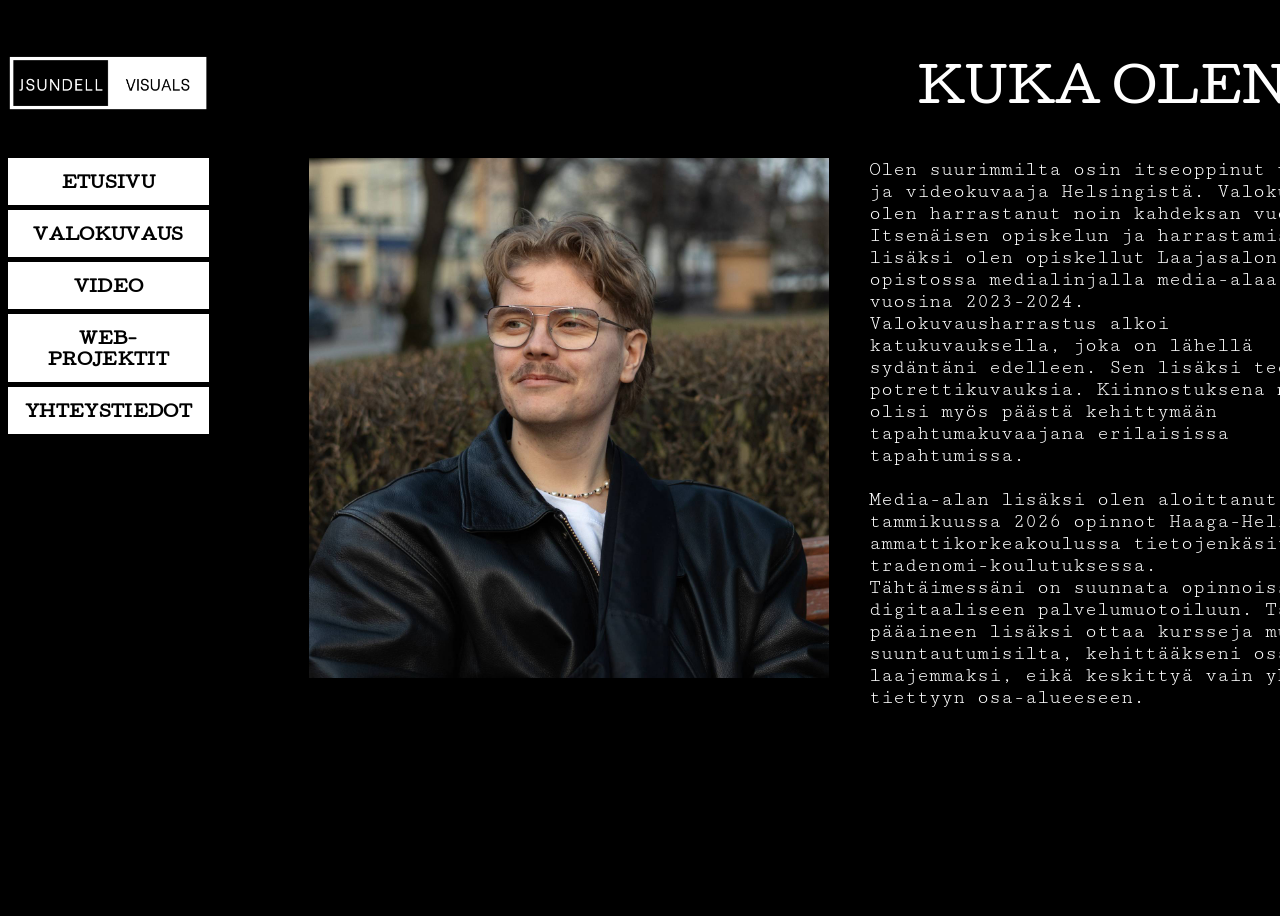
<file: index.html>
<!DOCTYPE html>
<html lang="fi">

<head>
    <meta charset="utf-8">
    <meta name="viewport" content="width=device-width, initial-scale=1">
    <link href="index.css" rel="stylesheet">
    <link rel="preconnect" href="https://fonts.googleapis.com">
    <link rel="preconnect" href="https://fonts.gstatic.com" crossorigin>
    <link href="https://fonts.googleapis.com/css2?family=Cutive&display=swap" rel="stylesheet">
    <link rel="preconnect" href="https://fonts.googleapis.com">
    <link rel="preconnect" href="https://fonts.gstatic.com" crossorigin>
    <link href="https://fonts.googleapis.com/css2?family=Cutive+Mono&display=swap" rel="stylesheet">

    <title> Jesse Sundell portfolio</title>


</head>

<body>
    <main>
        <div class="parent"> 
            <header>
                    <img src="JSundell.png" alt="logo">
            </header>      
                <figure>
                   <img src="minä.jpg" alt="kuva minusta" id="minä">
                   
                </figure>

                <button class="menu-toggle" aria-label="Avaa valikko">☰</button>

                <nav class="side-nav" aria-label="Päänavigaatio">
                <ul>
                <li><a class="btn" href="index.html">ETUSIVU</a></li>
                <li><a class="btn" href="valokuvaus.html">VALOKUVAUS</a></li>
                <li><a class="btn" href="video.html">VIDEO</a></li>
                <li><a class="btn" href="web-projektit.html">WEB-PROJEKTIT</a></li>
                <li><a class="btn" href="yhteystiedot.html">YHTEYSTIEDOT</a></li>
                </ul>
                </nav>

                <h2>KUKA OLEN?</h2>
                    <p>
                        Olen suurimmilta osin itseoppinut valo- ja videokuvaaja Helsingistä. Valokuvausta olen harrastanut noin kahdeksan vuotta.
                        Itsenäisen opiskelun ja harrastamisen lisäksi olen opiskellut Laajasalon opistossa medialinjalla media-alaa 
                        vuosina 2023-2024. <br>
                        Valokuvausharrastus alkoi katukuvauksella, joka on lähellä sydäntäni edelleen. Sen lisäksi teen potrettikuvauksia.
                        Kiinnostuksena minulla olisi myös päästä kehittymään tapahtumakuvaajana erilaisissa tapahtumissa.
                    <br><br>
                        Media-alan lisäksi olen aloittanut tammikuussa 2026 opinnot Haaga-Helian ammattikorkeakoulussa
                        tietojenkäsittelyn tradenomi-koulutuksessa. <br>
                        Tähtäimessäni on suunnata opinnoissa digitaaliseen palvelumuotoiluun. Tämän pääaineen lisäksi ottaa kursseja
                        muilta suuntautumisilta, kehittääkseni osaamista laajemmaksi, eikä keskittyä vain yhteen tiettyyn osa-alueeseen.
                    </p>
        </div> 
    </main>
        <script>
        const menuToggle = document.querySelector(".menu-toggle");
        const nav = document.querySelector(".side-nav");

        menuToggle.addEventListener("click", () => {
        nav.classList.toggle("active");
        });
        </script>
    </body>
</html>
</file>
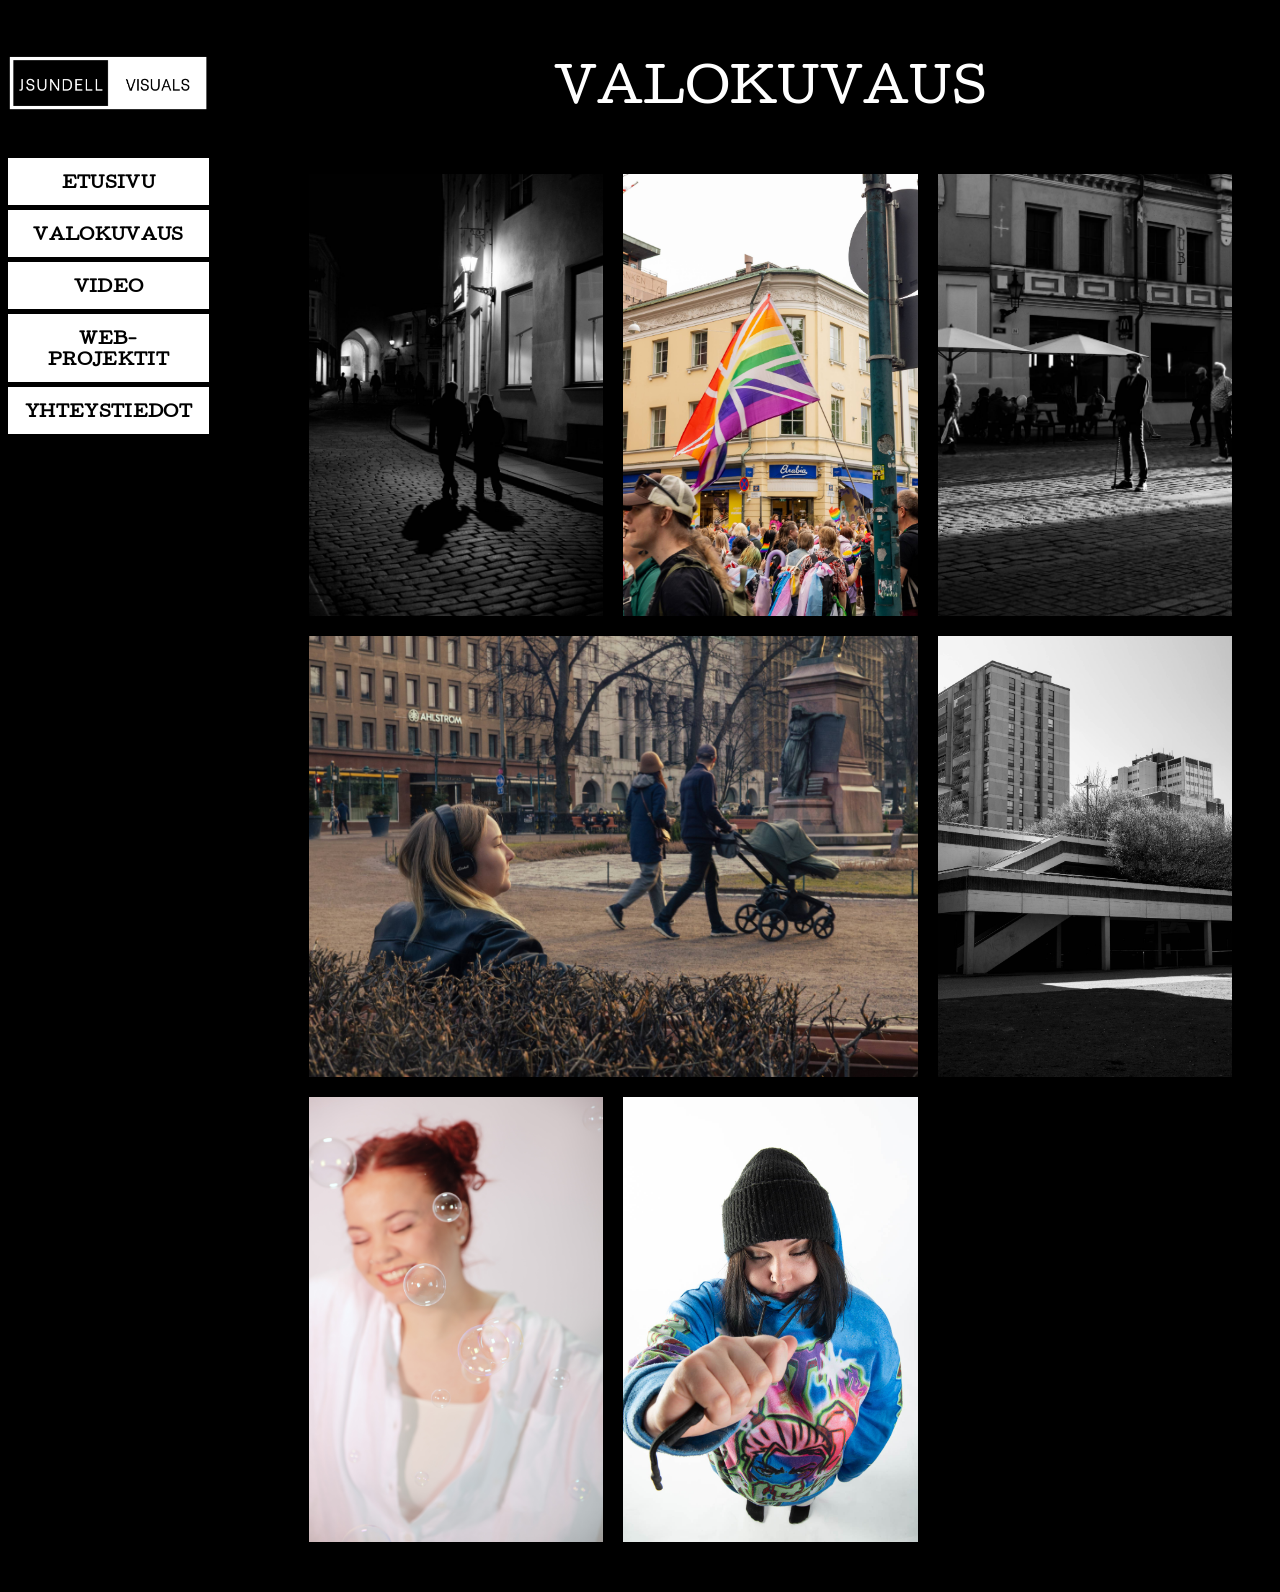
<file: valokuvaus.html>
<!DOCTYPE html>
<html lang="fi">

<head>
    <meta charset="utf-8">
    <meta name="viewport" content="width=device-width, initial-scale=1">
    <link href="Valokuvaus.css" rel="stylesheet">
    <link rel="preconnect" href="https://fonts.googleapis.com">
    <link rel="preconnect" href="https://fonts.gstatic.com" crossorigin>
    <link href="https://fonts.googleapis.com/css2?family=Cutive&display=swap" rel="stylesheet">
    <link rel="preconnect" href="https://fonts.googleapis.com">
    <link rel="preconnect" href="https://fonts.gstatic.com" crossorigin>
    <link href="https://fonts.googleapis.com/css2?family=Cutive+Mono&display=swap" rel="stylesheet">

    <title> Valokuvaus</title>


</head>
<body>
    <main>
        <div class="parent"> 
            <header>
                    <img src="JSundell.png" alt="logo">
            </header>      
                    <figure class="gallery">
                    <img src="Tallinna2.jpg" alt="" data-full="Tallinna2.jpg">
                    <img src="Pride 2025-1.jpg" alt="" data-full="Pride 2025-1.jpg">
                    <img src="Tallinna.jpg" alt="" data-full="Tallinna.jpg">
                    <img src="Lyhytelokuva-1.jpg" alt="" class="landscape" data-full="Lyhytelokuva-1.jpg">
                    <img src="Linjoja.jpg" alt="" data-full="Linjoja.jpg">
                    <img src="Omppu_Saipkup2.jpg" alt="" data-full="Omppu_Saipkup2.jpg">
                    <img src="Jerusa synttäri kuvat-432.jpg" alt="" data-full="Jerusa synttäri kuvat-432.jpg">

                    </figure>


                <button class="menu-toggle" aria-label="Avaa valikko">☰</button>

                <nav class="side-nav" aria-label="Päänavigaatio">
                <ul>
                <li><a class="btn" href="index.html">ETUSIVU</a></li>
                <li><a class="btn" href="valokuvaus.html">VALOKUVAUS</a></li>
                <li><a class="btn" href="video.html">VIDEO</a></li>
                <li><a class="btn" href="web-projektit.html">WEB-PROJEKTIT</a></li>
                <li><a class="btn" href="yhteystiedot.html">YHTEYSTIEDOT</a></li>
                </ul>
                </nav>

                <h2>VALOKUVAUS</h2>

        </div> 
    </main>
        <script>
        const menuToggle = document.querySelector(".menu-toggle");
        const nav = document.querySelector(".side-nav");

        menuToggle.addEventListener("click", () => {
        nav.classList.toggle("active");
        });
        </script>
    </body>
</html>
</file>
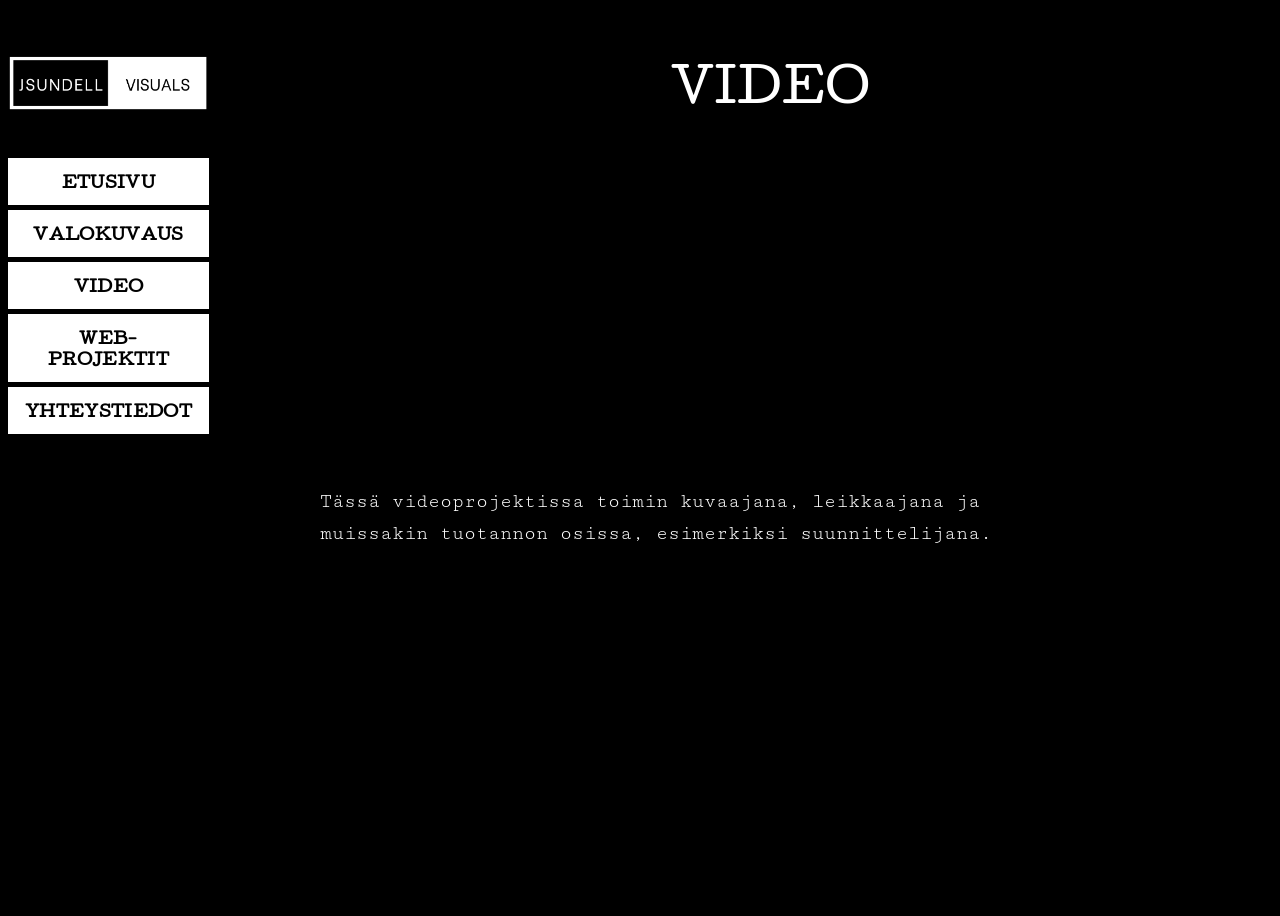
<file: video.html>
<!DOCTYPE html>
<html lang="fi">

<head>
    <meta charset="utf-8">
    <meta name="viewport" content="width=device-width, initial-scale=1">
    <link href="video.css" rel="stylesheet">
    <link rel="preconnect" href="https://fonts.googleapis.com">
    <link rel="preconnect" href="https://fonts.gstatic.com" crossorigin>
    <link href="https://fonts.googleapis.com/css2?family=Cutive&display=swap" rel="stylesheet">
    <link rel="preconnect" href="https://fonts.googleapis.com">
    <link rel="preconnect" href="https://fonts.gstatic.com" crossorigin>
    <link href="https://fonts.googleapis.com/css2?family=Cutive+Mono&display=swap" rel="stylesheet">

    <title> Video</title>


</head>
<body>
    <main>
        <div class="parent"> 
            <header>
                    <img src="JSundell.png" alt="logo">
            </header>      
            <div class="video-container">
                <iframe width="560" 
                    height="315" 
                    src="https://www.youtube.com/embed/uVn225BDk5c?si=cAq7KICIrM-YSdqX" 
                    title="YouTube video player" 
                    frameborder="0" 
                    allow="accelerometer; autoplay; clipboard-write; encrypted-media; gyroscope; picture-in-picture; web-share" 
                    referrerpolicy="strict-origin-when-cross-origin" 
                    allowfullscreen>
                </iframe>

                <p>Tässä videoprojektissa toimin kuvaajana, 
                leikkaajana ja muissakin tuotannon osissa, esimerkiksi suunnittelijana. </p>

            </div>
                <button class="menu-toggle" aria-label="Avaa valikko">☰</button>

                <nav class="side-nav" aria-label="Päänavigaatio">
                <ul>
                <li><a class="btn" href="index.html">ETUSIVU</a></li>
                <li><a class="btn" href="valokuvaus.html">VALOKUVAUS</a></li>
                <li><a class="btn" href="video.html">VIDEO</a></li>
                <li><a class="btn" href="web-projektit.html">WEB-PROJEKTIT</a></li>
                <li><a class="btn" href="yhteystiedot.html">YHTEYSTIEDOT</a></li>
                </ul>
                </nav>

                <h2>VIDEO</h2>
                

        </div> 
    </main>
        <script>
        const menuToggle = document.querySelector(".menu-toggle");
        const nav = document.querySelector(".side-nav");

        menuToggle.addEventListener("click", () => {
        nav.classList.toggle("active");
        });
        </script>
    </body>
</html>
</file>
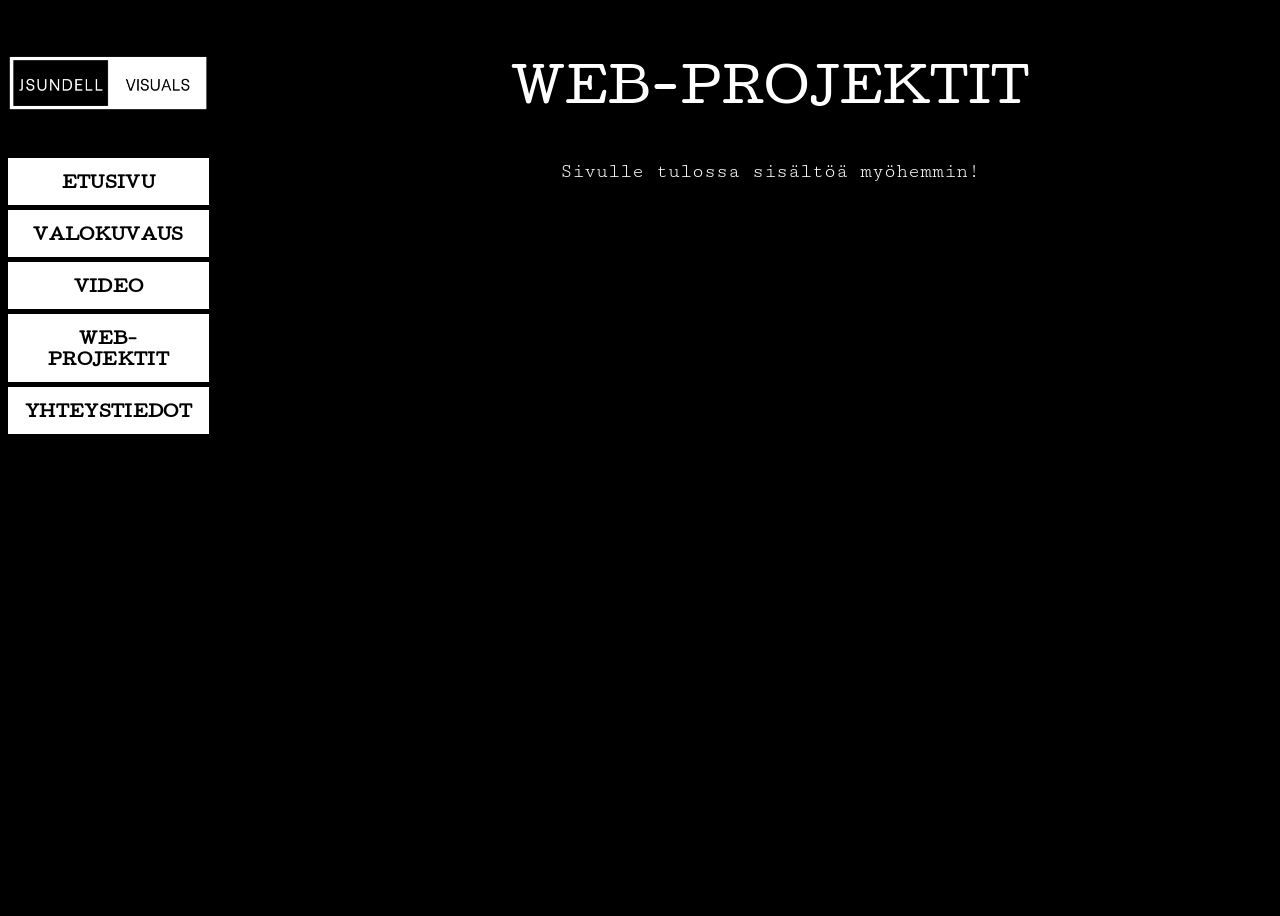
<file: web-projektit.html>
<!DOCTYPE html>
<html lang="fi">

<head>
    <meta charset="utf-8">
    <meta name="viewport" content="width=device-width, initial-scale=1">
    <link href="web-projektit.css" rel="stylesheet">
    <link rel="preconnect" href="https://fonts.googleapis.com">
    <link rel="preconnect" href="https://fonts.gstatic.com" crossorigin>
    <link href="https://fonts.googleapis.com/css2?family=Cutive&display=swap" rel="stylesheet">
    <link rel="preconnect" href="https://fonts.googleapis.com">
    <link rel="preconnect" href="https://fonts.gstatic.com" crossorigin>
    <link href="https://fonts.googleapis.com/css2?family=Cutive+Mono&display=swap" rel="stylesheet">

    <title> Web-Projektit</title>


</head>
<body>
    <main>
        <div class="parent"> 
            <header>
                    <img src="JSundell.png" alt="logo">
            </header>       
                <figure>

                </figure>

                <button class="menu-toggle" aria-label="Avaa valikko">☰</button>

                <nav class="side-nav" aria-label="Päänavigaatio">
                <ul>
                <li><a class="btn" href="index.html">ETUSIVU</a></li>
                <li><a class="btn" href="valokuvaus.html">VALOKUVAUS</a></li>
                <li><a class="btn" href="video.html">VIDEO</a></li>
                <li><a class="btn" href="#web-projektit.html">WEB-PROJEKTIT</a></li>
                <li><a class="btn" href="yhteystiedot.html">YHTEYSTIEDOT</a></li>
                </ul>
                </nav>

                <h2>WEB-PROJEKTIT</h2>
                <p>Sivulle tulossa sisältöä myöhemmin!</p>

        </div> 
    </main>
        <script>
        const menuToggle = document.querySelector(".menu-toggle");
        const nav = document.querySelector(".side-nav");

        menuToggle.addEventListener("click", () => {
        nav.classList.toggle("active");
        });
        </script>
    </body>
</html>
</file>
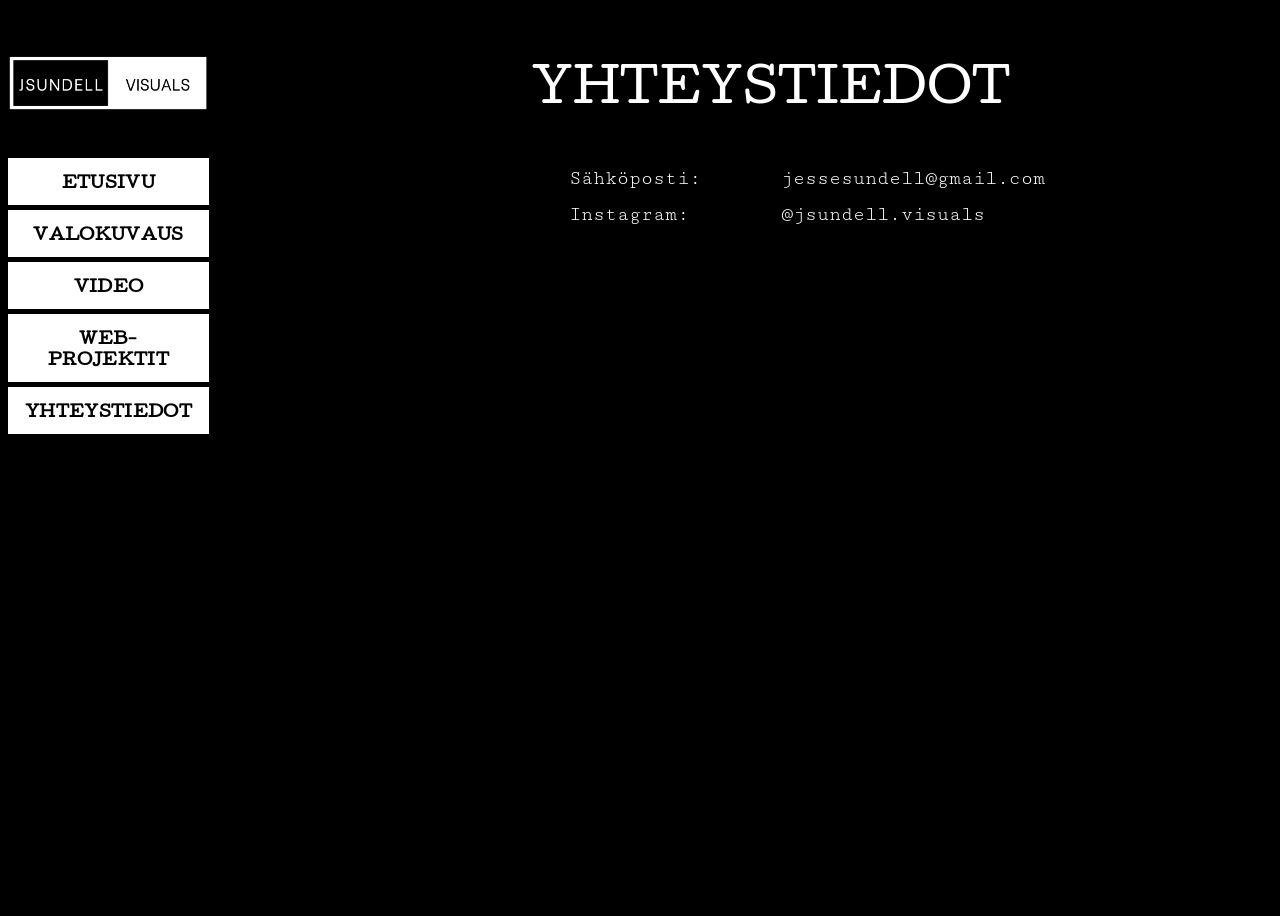
<file: yhteystiedot.html>
<!DOCTYPE html>
<html lang="fi">

<head>
    <meta charset="utf-8">
    <meta name="viewport" content="width=device-width, initial-scale=1">
    <link href="yhteystiedot.css" rel="stylesheet">
    <link rel="preconnect" href="https://fonts.googleapis.com">
    <link rel="preconnect" href="https://fonts.gstatic.com" crossorigin>
    <link href="https://fonts.googleapis.com/css2?family=Cutive&display=swap" rel="stylesheet">
    <link rel="preconnect" href="https://fonts.googleapis.com">
    <link rel="preconnect" href="https://fonts.gstatic.com" crossorigin>
    <link href="https://fonts.googleapis.com/css2?family=Cutive+Mono&display=swap" rel="stylesheet">

    <title> Yhteystiedot</title>


</head>
<body>
    <main>
        <div class="parent"> 
            <header>
                    <img src="JSundell.png" alt="logo">
            </header>      
                <figure>

                </figure>

                <button class="menu-toggle" aria-label="Avaa valikko">☰</button>

                <nav class="side-nav" aria-label="Päänavigaatio">
                <ul>
                <li><a class="btn" href="index.html">ETUSIVU</a></li>
                <li><a class="btn" href="valokuvaus.html">VALOKUVAUS</a></li>
                <li><a class="btn" href="video.html">VIDEO</a></li>
                <li><a class="btn" href="web-projektit.html">WEB-PROJEKTIT</a></li>
                <li><a class="btn" href="yhteystiedot.html">YHTEYSTIEDOT</a></li>
                </ul>
                </nav>

                <h2>YHTEYSTIEDOT</h2>
                    <p>
                    <span class="yhteystiedot">Sähköposti:</span>
                    <a href="mailto:jessesundell@gmail.com">jessesundell@gmail.com</a>
                    <br>
                    <span class="yhteystiedot">Instagram:</span>
                    <a href="https://www.instagram.com/jsundell.visuals/" target="_blank">@jsundell.visuals</a>
                    </p>



        </div> 
    </main>
        <script>
        const menuToggle = document.querySelector(".menu-toggle");
        const nav = document.querySelector(".side-nav");

        menuToggle.addEventListener("click", () => {
        nav.classList.toggle("active");
        });
        </script>
    </body>
</html>
</file>
<file: index.css>
body {
    background-color: rgb(0, 0, 0);
    color: white;
}


.parent {
  display: grid;
  height: 100vh;
  max-width: 1400px;
  margin: 0 auto;

  grid-template-columns:
    1fr
    60px
    600px
    500px
    1fr;

  grid-template-rows:
    150px
    1fr
    100px;
}

figure {
    grid-column: 3 / 4;   /* SARAKKEESEEN 3 */
    grid-row: 2 / 3;      /* RIVILLE 2 */
    margin-top: 0px;
    display: flex;
    justify-content: center;
    align-items: start;
}

header {
    grid-column: 1 / 2;
    grid-row: 1 / 2;
    display: flex;
    justify-content: center;
    align-items: center;
}
header img {
  max-width: 200px;
  height: auto;
}

.menu-toggle {
  display: none;
  font-size: 30px;
  background: none;
  border: none;
  color: white;
  cursor: pointer;
}

.side-nav {
  grid-column: 1 / 2;
  grid-row: 2 / 3;
  align-self: start;
}

.side-nav ul {
  list-style: none;
  margin: 0;
  padding: 0;

  display: flex;
  flex-direction: column;
  gap: 5px;
  max-width: 280px;
}

.side-nav .btn {
  display: block;
  background: #ffffff;
  color: #000000;
  text-decoration: none;
  border: 1px solid #ffffff;
  border-radius: 0px;
  padding: 12px 16px;
  font-family: "Cutive", serif;
  text-align: center;
  font-weight: 700;
  letter-spacing: 0.02em;
  transition: transform 0.12s ease, box-shadow 0.12s ease, background-color 0.12s ease, color 0.12s ease;
}

.side-nav .btn:hover,
.side-nav .btn:focus-visible {
  transform: translateY(-1px);
  box-shadow: 0 6px 16px rgba(255, 255, 255, 0.15);
  outline: none;
}

h2 {
    grid-column: 4 / 5;
    grid-row: 1 / 2;
    display: flex;
    justify-content: center;
    align-items: center;
    font-family: "Cutive", serif;
    font-weight: 400;
    font-size: 35pt;    
}

#minä {
  width: 100%;
  height: auto;
}


p {
    grid-column: 4 / 5;
    grid-row: 2 / 3;
    text-align: start;
    margin-top: 0px;
    font-family: "Cutive Mono", monospace;
    font-weight: 400;
    font-size: 15pt;
  }

@media (max-width: 768px) {

  .parent {
    display: flex;
    flex-direction: column;
    align-items: center;
    gap: 24px;
    padding: 20px;
  }

  header { order: 1; }
  .menu-toggle { 
    display: block;
    order: 2;
  }

  .side-nav { 
    order: 3;
    display: none;   /* NAV PIILOSSA */
    width: 100%;
  }

  .side-nav.active {
    display: flex;   /* NÄKYVÄ KUN HAMBURGERIA KLIKATAAN */
    justify-content: center;
  }

  h2 { order: 4; }
  figure { order: 5; }
  p { order: 6; }

.side-nav ul {
  display: flex;
  flex-direction: column;
  align-items: center;
}

.side-nav .btn {
  width: 260px;   /* sama leveys kaikille */
}

  h2 {
    text-align: center;
  }

  figure {
    margin: 0;
  }

  #minä {
    width: 100%;
    max-width: 90vw;
    height: auto;
    display: block;
  }

}
</file>
<file: Valokuvaus.css>
body {
    background-color: rgb(0, 0, 0);
    color: white;
}


.parent {
  display: grid;
  height: 100vh;
  max-width: 1400px;
  margin: 0 auto;

  grid-template-columns:
    1fr
    60px
    minmax(0, 1100px)
    1fr;

  grid-template-rows:
    150px
    1fr
    100px;
}


header {
    grid-column: 1 / 2;
    grid-row: 1 / 2;
    display: flex;
    justify-content: center;
    align-items: center;
}
header img {
  max-width: 200px;
  height: auto;
}

.gallery {
  grid-column: 3 / 4;
  grid-row: 2 / 3;

  display: grid;
  grid-template-columns: repeat(3, 1fr);
  gap: 20px;
  padding-bottom: 50px;  
}
.gallery img {
  width: 100%;
  height: 100%;
  object-fit: cover;
}
.landscape {
  grid-column: span 2;
}


.menu-toggle {
  display: none;
  font-size: 30px;
  background: none;
  border: none;
  color: white;
  cursor: pointer;
}

.side-nav {
  grid-column: 1 / 2;
  grid-row: 2 / 3;
  align-self: start;
}

.side-nav ul {
  list-style: none;
  margin: 0;
  padding: 0;

  display: flex;
  flex-direction: column;
  gap: 5px;
  max-width: 280px;
}

.side-nav .btn {
  display: block;
  background: #ffffff;
  color: #000000;
  text-decoration: none;
  border: 1px solid #ffffff;
  border-radius: 0px;
  padding: 12px 16px;
  font-family: "Cutive", serif;
  text-align: center;
  font-weight: 700;
  letter-spacing: 0.02em;
  transition: transform 0.12s ease, box-shadow 0.12s ease, background-color 0.12s ease, color 0.12s ease;
}

.side-nav .btn:hover,
.side-nav .btn:focus-visible {
  transform: translateY(-1px);
  box-shadow: 0 6px 16px rgba(255, 255, 255, 0.15);
  outline: none;
}

h2 {
    grid-column: 3 / 4;
    grid-row: 1 / 2;
    display: flex;
    justify-content: center;
    align-items: center;
    font-family: "Cutive", serif;
    font-weight: 400;
    font-size: 35pt;    
}

p {
    grid-column: 4 / 5;
    grid-row: 2 / 3;
    text-align: left;
    margin-top: 2px;
    font-family: "Cutive Mono", monospace;
    font-weight: 400;
    font-size: 15pt;
  }


@media (max-width: 768px) {

  .parent {
    display: flex;
    flex-direction: column;
    align-items: center;
    gap: 24px;
    padding: 20px;
  }

  header { order: 1; }
  
  .menu-toggle { 
    display: block;
    order: 2;
  }

  .side-nav { 
    order: 3;
    display: none;   /* NAV PIILOSSA */
    width: 100%;
  }

  .side-nav.active {
    display: flex;   /* NÄKYVÄ KUN HAMBURGERIA KLIKATAAN */
    justify-content: center;
  }

  h2 { order: 4; }
  figure { order: 5; }
  p { order: 6; }

.side-nav ul {
  display: flex;
  flex-direction: column;
  align-items: center;
}

.side-nav .btn {
  width: 260px;   /* sama leveys kaikille */
}

  h2 {
    text-align: center;
  }

  figure {
    margin: 0;
  }

  #minä {
    width: 100%;
    max-width: 90vw;
    height: auto;
    display: block;
  }

}
</file>
<file: video.css>
body {
    background-color: rgb(0, 0, 0);
    color: white;
}


.parent {
  display: grid;
  min-height: 100vh;
  max-width: 1400px;
  margin: 0 auto;

  grid-template-columns:
    1fr
    60px
    minmax(0, 1100px)
    1fr;

  grid-template-rows:
    150px
    auto
    auto
    100px;
}


header {
    grid-column: 1 / 2;
    grid-row: 1 / 2;
    display: flex;
    justify-content: center;
    align-items: center;
}
header img {
  max-width: 200px;
  height: auto;
}

.menu-toggle {
  display: none;
  font-size: 30px;
  background: none;
  border: none;
  color: white;
  cursor: pointer;
}

.side-nav {
  grid-column: 1 / 2;
  grid-row: 2 / 3;
  align-self: start;
}

.side-nav ul {
  list-style: none;
  margin: 0;
  padding: 0;

  display: flex;
  flex-direction: column;
  gap: 5px;
  max-width: 280px;
}

.side-nav .btn {
  display: block;
  background: #ffffff;
  color: #000000;
  text-decoration: none;
  border: 1px solid #ffffff;
  border-radius: 0px;
  padding: 12px 16px;
  font-family: "Cutive", serif;
  text-align: center;
  font-weight: 700;
  letter-spacing: 0.02em;
  transition: transform 0.12s ease, box-shadow 0.12s ease, background-color 0.12s ease, color 0.12s ease;
}

.side-nav .btn:hover,
.side-nav .btn:focus-visible {
  transform: translateY(-1px);
  box-shadow: 0 6px 16px rgba(255, 255, 255, 0.15);
  outline: none;
}

h2 {
    grid-column: 3 / 4;
    grid-row: 1 / 2;
    display: flex;
    justify-content: center;
    align-items: center;
    font-family: "Cutive", serif;
    font-weight: 400;
    font-size: 35pt;    
}

.video-container {
  grid-column: 3 / 4;
  grid-row: 2 / 3;

  width: 100%;
  max-width: 900px;
  justify-self: center;
  margin-bottom: 0;
}

.video-container iframe {
  width: 100%;
  aspect-ratio: 16 / 9;
  border: none;
}

.video-container p {
  margin-top: 8px;
  max-width: 700px;
  font-family: "Cutive Mono", monospace;
  font-size: 15pt;
  line-height: 1.6;
}


@media (max-width: 768px) {

  .parent {
    display: flex;
    flex-direction: column;
    align-items: center;
    gap: 24px;
    padding: 20px;
  }

  header { order: 1; }
  .menu-toggle { 
    display: block;
    order: 2;
  }

  .side-nav { 
    order: 3;
    display: none;   /* NAV PIILOSSA */
    width: 100%;
  }

  .side-nav.active {
    display: flex;   /* NÄKYVÄ KUN HAMBURGERIA KLIKATAAN */
    justify-content: center;
  }

  h2 { order: 4; }
  p { order: 6; }

.side-nav ul {
  display: flex;
  flex-direction: column;
  align-items: center;
}

.side-nav .btn {
  width: 260px;   /* sama leveys kaikille */
}

  h2 {
    text-align: center;
  }

.video-container {
  order: 5;
  width: 100%;
  max-width: 900px;
}

  figure {
    margin: 0;
  }

  #minä {
    width: 100%;
    max-width: 90vw;
    height: auto;
    display: block;
  }


}
</file>
<file: web-projektit.css>
body {
    background-color: rgb(0, 0, 0);
    color: white;
}


.parent {
  display: grid;
  height: 100vh;
  max-width: 1400px;
  margin: 0 auto;

  grid-template-columns:
    1fr
    60px
    minmax(0, 1100px)
    1fr;

  grid-template-rows:
    150px
    1fr
    100px;
}


header {
    grid-column: 1 / 2;
    grid-row: 1 / 2;
    display: flex;
    justify-content: center;
    align-items: center;
}
header img {
  max-width: 200px;
  height: auto;
}

.menu-toggle {
  display: none;
  font-size: 30px;
  background: none;
  border: none;
  color: white;
  cursor: pointer;
}

.side-nav {
  grid-column: 1 / 2;
  grid-row: 2 / 3;
  align-self: start;
}

.side-nav ul {
  list-style: none;
  margin: 0;
  padding: 0;

  display: flex;
  flex-direction: column;
  gap: 5px;
  max-width: 280px;
}

.side-nav .btn {
  display: block;
  background: #ffffff;
  color: #000000;
  text-decoration: none;
  border: 1px solid #ffffff;
  border-radius: 0px;
  padding: 12px 16px;
  font-family: "Cutive", serif;
  text-align: center;
  font-weight: 700;
  letter-spacing: 0.02em;
  transition: transform 0.12s ease, box-shadow 0.12s ease, background-color 0.12s ease, color 0.12s ease;
}

.side-nav .btn:hover,
.side-nav .btn:focus-visible {
  transform: translateY(-1px);
  box-shadow: 0 6px 16px rgba(255, 255, 255, 0.15);
  outline: none;
}

h2 {
    grid-column: 3 / 4;
    grid-row: 1 / 2;
    display: flex;
    justify-content: center;
    align-items: center;
    font-family: "Cutive", serif;
    font-weight: 400;
    font-size: 35pt;    
}

p {
    grid-column: 3 / 4;
    grid-row: 2 / 3;
    text-align: center;
    margin-top: 2px;
    font-family: "Cutive Mono", monospace;
    font-weight: 400;
    font-size: 15pt;
  }


@media (max-width: 768px) {

  .parent {
    display: flex;
    flex-direction: column;
    align-items: center;
    gap: 24px;
    padding: 20px;
  }

  header { order: 1; }
  .menu-toggle { 
    display: block;
    order: 2;
  }

  .side-nav { 
    order: 3;
    display: none;   /* NAV PIILOSSA */
    width: 100%;
  }

  .side-nav.active {
    display: flex;   /* NÄKYVÄ KUN HAMBURGERIA KLIKATAAN */
    justify-content: center;
  }

  h2 { order: 4; }
  figure { order: 5; }
  p { order: 6; }

.side-nav ul {
  display: flex;
  flex-direction: column;
  align-items: center;
}

.side-nav .btn {
  width: 260px;   /* sama leveys kaikille */
}

  h2 {
    text-align: center;
  }

  figure {
    margin: 0;
  }

  #minä {
    width: 100%;
    max-width: 90vw;
    height: auto;
    display: block;
  }

}
</file>
<file: yhteystiedot.css>
body {
    background-color: rgb(0, 0, 0);
    color: white;
}


.parent {
  display: grid;
  height: 100vh;
  max-width: 1400px;
  margin: 0 auto;

  grid-template-columns:
    1fr
    60px
    minmax(0, 1100px)
    1fr;

  grid-template-rows:
    150px
    1fr
    100px;
}

.menu-toggle {
  display: none;
  font-size: 30px;
  background: none;
  border: none;
  color: white;
  cursor: pointer;
}

header {
    grid-column: 1 / 2;
    grid-row: 1 / 2;
    display: flex;
    justify-content: center;
    align-items: center;
}
header img {
  max-width: 200px;
  height: auto;
}

.side-nav {
  grid-column: 1 / 2;
  grid-row: 2 / 3;
  align-self: start;
}

.side-nav ul {
  list-style: none;
  margin: 0;
  padding: 0;

  display: flex;
  flex-direction: column;
  gap: 5px;
  max-width: 280px;
}

.side-nav .btn {
  display: block;
  background: #ffffff;
  color: #000000;
  text-decoration: none;
  border: 1px solid #ffffff;
  border-radius: 0px;
  padding: 12px 16px;
  font-family: "Cutive", serif;
  text-align: center;
  font-weight: 700;
  letter-spacing: 0.02em;
  transition: transform 0.12s ease, box-shadow 0.12s ease, background-color 0.12s ease, color 0.12s ease;
}

.side-nav .btn:hover,
.side-nav .btn:focus-visible {
  transform: translateY(-1px);
  box-shadow: 0 6px 16px rgba(255, 255, 255, 0.15);
  outline: none;
}

h2 {
    grid-column: 3 / 4;
    grid-row: 1 / 2;
    display: flex;
    justify-content: center;
    align-items: center;
    font-family: "Cutive", serif;
    font-weight: 400;
    font-size: 35pt;    
}

p {
    grid-column: 3 / 4;
    grid-row: 2 / 3;
    text-align: left;
    margin-top: 2px;
    margin-left: 300px;
    font-family: "Cutive Mono", monospace;
    font-weight: 400;
    font-size: 15pt;
    line-height: 1.8;
  }
.yhteystiedot{
  display: inline-block;
  width: 200px;
}
p a {
  color: white;
  text-decoration: none;
}

p a:hover {
  text-decoration: underline;
}

@media (max-width: 768px) {

  .parent {
    display: flex;
    flex-direction: column;
    align-items: center;
    gap: 24px;
    padding: 20px;
  }

  header { order: 1; }
  .menu-toggle { 
    display: block;
    order: 2;
  }

  .side-nav { 
    order: 3;
    display: none;   /* NAV PIILOSSA */
    width: 100%;
  }

  .side-nav.active {
    display: flex;   /* NÄKYVÄ KUN HAMBURGERIA KLIKATAAN */
    justify-content: center;
  }

  h2 { order: 4; }
  figure { order: 5; }
  p { order: 6; }

.side-nav ul {
  display: flex;
  flex-direction: column;
  align-items: center;
}

.side-nav .btn {
  width: 260px;   /* sama leveys kaikille */
}

  h2 {
    text-align: center;
  }

  p {
    margin-left: 0;
    text-align: center;
  }
    .yhteystiedot {
    width: auto;
    display: block;
  }

  figure {
    margin: 0;
  }

  #minä {
    width: 100%;
    max-width: 90vw;
    height: auto;
    display: block;
  }

}
</file>
